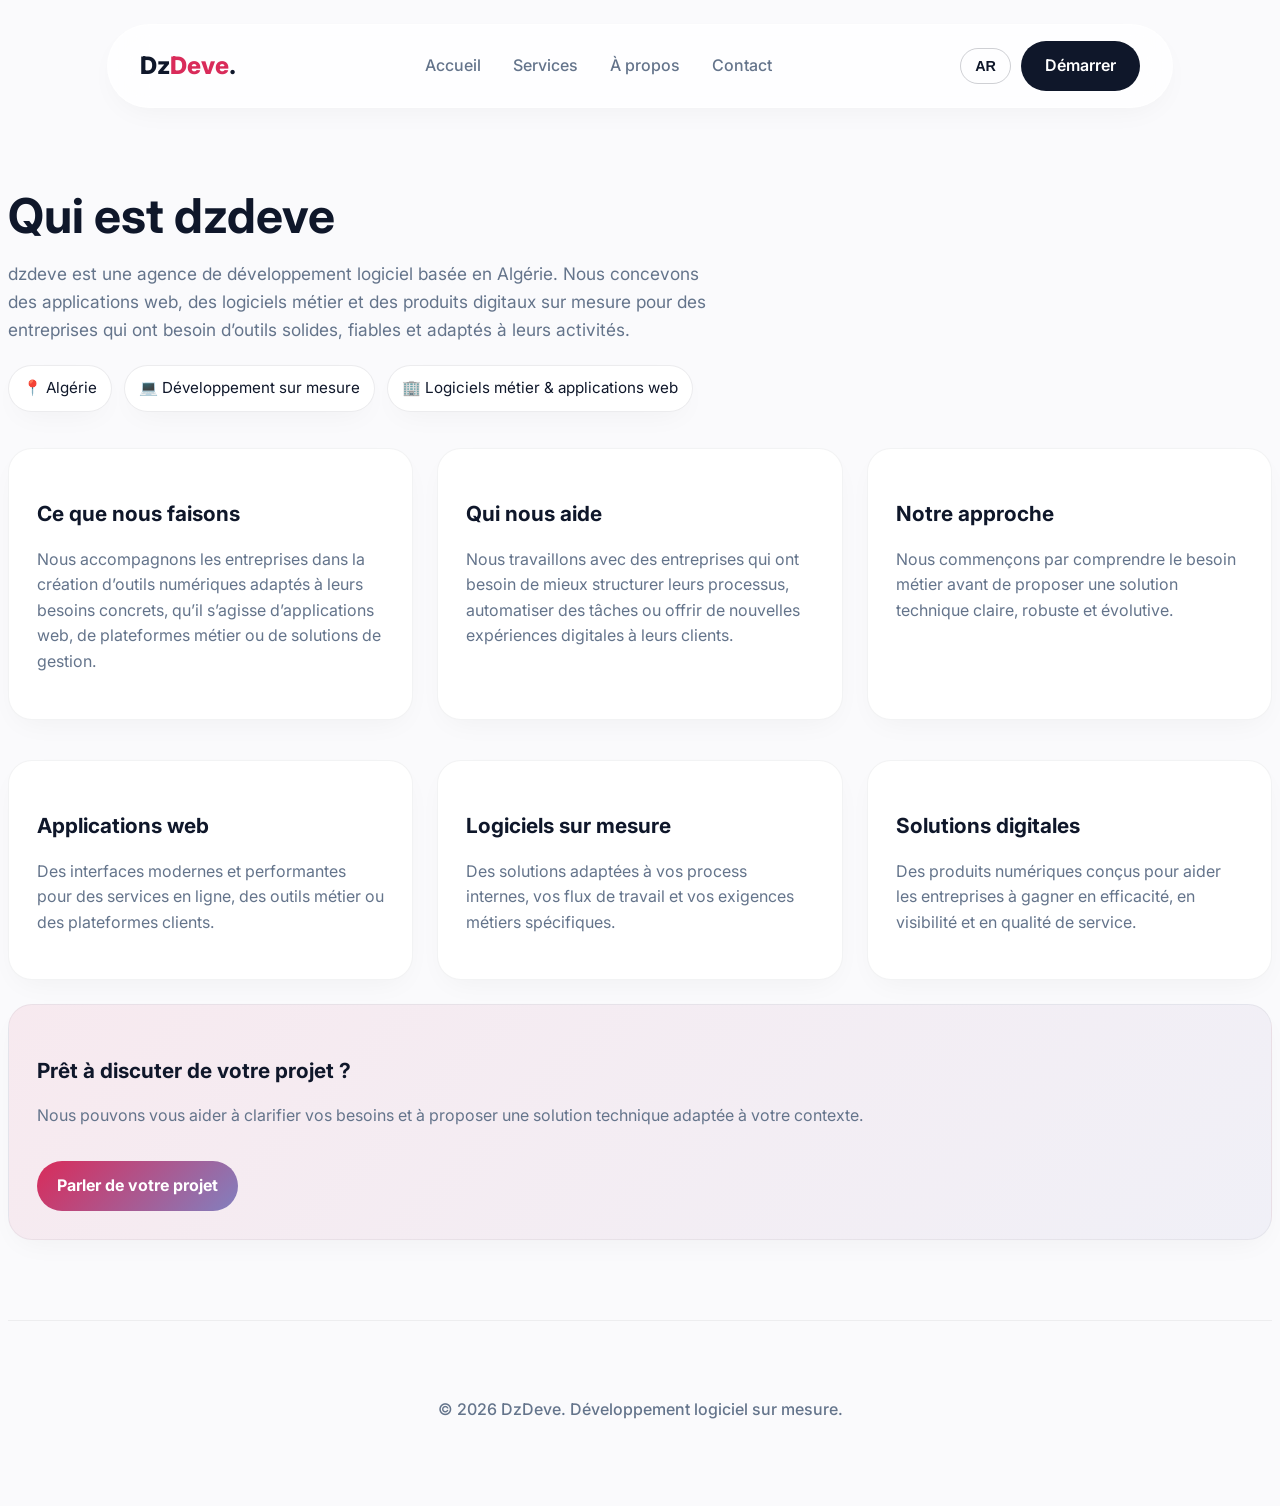
<file: about.html>
<!DOCTYPE html>
<html lang="fr">
<head>
    <meta charset="UTF-8">
    <meta name="viewport" content="width=device-width, initial-scale=1.0">
    <title data-i18n="meta_title">À propos de dzdeve | Agence de développement logiciel en Algérie</title>
    <meta name="description" data-i18n="meta_desc" content="Découvrez dzdeve, une agence de développement logiciel basée en Algérie spécialisée dans les applications web, logiciels métier et solutions digitales sur mesure.">
    <meta name="robots" content="index, follow">
    <link rel="canonical" href="https://dzdeve.com/about.html">
    <link rel="icon" type="image/png" href="img/logo.png">
    <link rel="preconnect" href="https://fonts.googleapis.com">
    <link rel="preconnect" href="https://fonts.gstatic.com" crossorigin>
    <link href="https://fonts.googleapis.com/css2?family=Cairo:wght@400;600;700;800&family=Inter:wght@300;400;500;600;700;800&display=swap" rel="stylesheet">
    <link rel="stylesheet" href="styles.css">
</head>
<body data-page="about">
    <header class="gsap-header" style="position: fixed; top: 24px; left: 50%; transform: translateX(-50%); width: calc(100% - 48px); max-width: 1000px; background: rgba(255, 255, 255, 0.8); backdrop-filter: blur(20px); border: 1px solid rgba(255,255,255,0.4); padding: 16px 32px; border-radius: 100px; display: flex; justify-content: space-between; align-items: center; z-index: 100; box-shadow: 0 10px 30px -10px rgba(0,0,0,0.05);">
        <a href="index.html" class="logo hover-target" style="font-size: 1.5rem; font-weight: 800; color: #0F172A; text-decoration: none;">Dz<span style="color: #D92B5A;">Deve</span>.</a>
        <nav class="nav-links" style="display: flex; gap: 32px;">
            <a href="index.html" style="color: #64748B; text-decoration: none; font-weight: 500;" data-i18n="nav_home">Accueil</a>
            <a href="services.html" style="color: #64748B; text-decoration: none; font-weight: 500;" data-i18n="nav_services">Services</a>
            <a href="about.html" style="color: #64748B; text-decoration: none; font-weight: 500;" data-i18n="nav_about">À propos</a>
            <a href="index.html#contact" style="color: #64748B; text-decoration: none; font-weight: 500;" data-i18n="nav_contact">Contact</a>
        </nav>
        <div class="header-actions">
            <button type="button" class="lang-switch-btn" aria-label="Switch to Arabic">AR</button>
            <a href="index.html#contact" class="btn-header" style="background: #0F172A; color: white; padding: 12px 24px; border-radius: 50px; text-decoration: none; font-weight: 600;" data-i18n="nav_cta">Démarrer</a>
        </div>
    </header>

    <main class="page-shell container" style="padding-top: 140px;">
        <section class="page-intro">
            <h1 class="page-title" data-i18n="page_title">Qui est dzdeve</h1>
            <p class="page-subtitle" data-i18n="page_subtitle">dzdeve est une agence de développement logiciel basée en Algérie. Nous concevons des applications web, des logiciels métier et des produits digitaux sur mesure pour des entreprises qui ont besoin d’outils solides, fiables et adaptés à leurs activités.</p>
            <div class="info-pills">
                <span class="info-pill" data-i18n="pill_1"> Algérie</span>
                <span class="info-pill" data-i18n="pill_2"> Développement sur mesure</span>
                <span class="info-pill" data-i18n="pill_3"> Logiciels métier & applications web</span>
            </div>
        </section>

        <section class="info-grid" style="margin-top: 24px;">
            <article class="info-card">
                <h3 data-i18n="info_1_title">Ce que nous faisons</h3>
                <p data-i18n="info_1_desc">Nous accompagnons les entreprises dans la création d’outils numériques adaptés à leurs besoins concrets, qu’il s’agisse d’applications web, de plateformes métier ou de solutions de gestion.</p>
            </article>
            <article class="info-card">
                <h3 data-i18n="info_2_title">Qui nous aide</h3>
                <p data-i18n="info_2_desc">Nous travaillons avec des entreprises qui ont besoin de mieux structurer leurs processus, automatiser des tâches ou offrir de nouvelles expériences digitales à leurs clients.</p>
            </article>
            <article class="info-card">
                <h3 data-i18n="info_3_title">Notre approche</h3>
                <p data-i18n="info_3_desc">Nous commençons par comprendre le besoin métier avant de proposer une solution technique claire, robuste et évolutive.</p>
            </article>
        </section>

        <section class="service-grid" style="margin-top: 40px;">
            <article class="service-card">
                <h3 data-i18n="srv_1_title">Applications web</h3>
                <p data-i18n="srv_1_desc">Des interfaces modernes et performantes pour des services en ligne, des outils métier ou des plateformes clients.</p>
            </article>
            <article class="service-card">
                <h3 data-i18n="srv_2_title">Logiciels sur mesure</h3>
                <p data-i18n="srv_2_desc">Des solutions adaptées à vos process internes, vos flux de travail et vos exigences métiers spécifiques.</p>
            </article>
            <article class="service-card">
                <h3 data-i18n="srv_3_title">Solutions digitales</h3>
                <p data-i18n="srv_3_desc">Des produits numériques conçus pour aider les entreprises à gagner en efficacité, en visibilité et en qualité de service.</p>
            </article>
        </section>

        <section class="cta-card">
            <h3 data-i18n="cta_title">Prêt à discuter de votre projet ?</h3>
            <p data-i18n="cta_desc">Nous pouvons vous aider à clarifier vos besoins et à proposer une solution technique adaptée à votre contexte.</p>
            <a href="index.html#contact" class="btn-primary" data-i18n="cta_btn">Parler de votre projet</a>
        </section>
    </main>

    <footer style="padding: 60px 24px; text-align: center; border-top: 1px solid rgba(0,0,0,0.05);">
        <p style="color: #64748B; font-weight: 500;" data-i18n="footer_tagline">© 2026 DzDeve. Développement logiciel sur mesure.</p>
    </footer>

    <script src="lang.js"></script>

    <style>
        @media (max-width: 768px) {
            header {
                top: 12px;
                width: calc(100% - 24px);
                padding: 12px 16px;
                border-radius: 24px;
            }
            .nav-links {
                display: none;
            }
            .logo {
                font-size: 1.2rem;
            }
            .page-shell {
                padding: 120px 0 40px;
            }
            .page-title {
                font-size: 2rem;
            }
            .page-subtitle {
                font-size: 1rem;
            }
            .info-grid,
            .service-grid,
            .trust-grid {
                grid-template-columns: 1fr;
            }
            .info-card,
            .service-card,
            .cta-card {
                padding: 24px;
            }
            .btn-primary,
            .btn-header {
                width: 100%;
                text-align: center;
                justify-content: center;
            }
            .header-actions {
                gap: 8px;
            }
            header .btn-header {
                width: auto;
            }
        }
    </style>
</body>
</html>
</file>
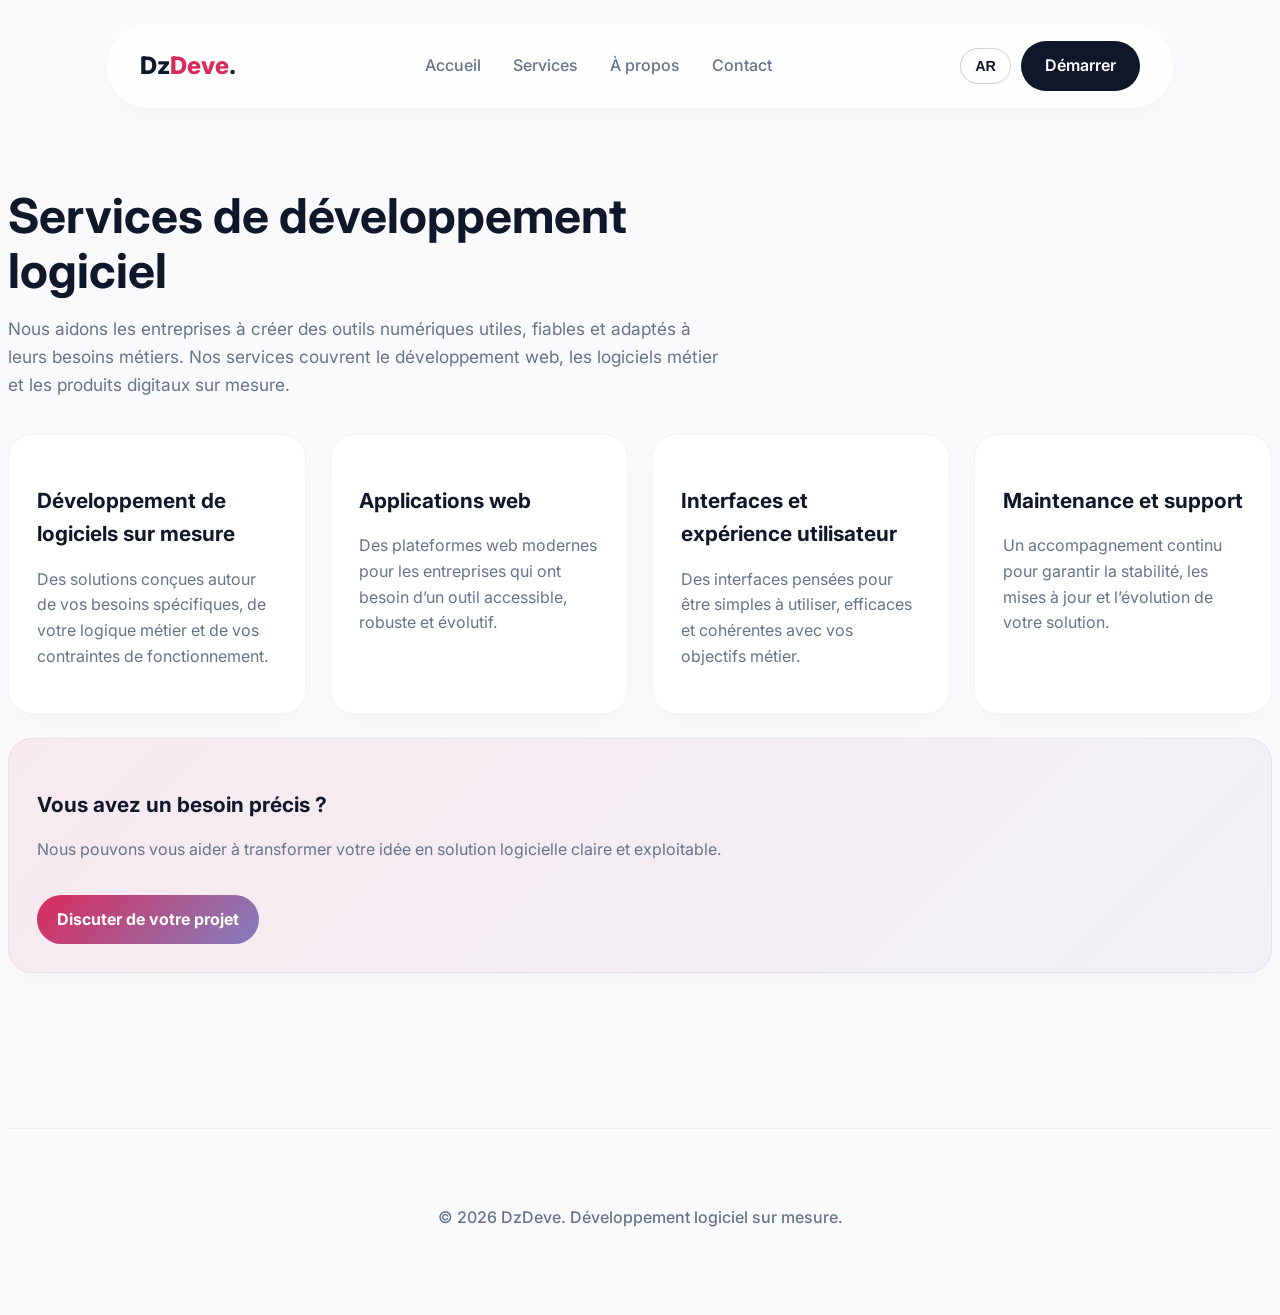
<file: services.html>
<!DOCTYPE html>
<html lang="fr">
<head>
    <meta charset="UTF-8">
    <meta name="viewport" content="width=device-width, initial-scale=1.0">
    <title data-i18n="meta_title">Services | Développement web et logiciels sur mesure</title>
    <meta name="description" data-i18n="meta_desc" content="Découvrez les services de dzdeve : développement de logiciels sur mesure, applications web, plateformes métier et solutions digitales pour les entreprises.">
    <meta name="robots" content="index, follow">
    <link rel="canonical" href="https://dzdeve.com/services.html">
    <link rel="icon" type="image/png" href="img/logo.png">
    <link rel="preconnect" href="https://fonts.googleapis.com">
    <link rel="preconnect" href="https://fonts.gstatic.com" crossorigin>
    <link href="https://fonts.googleapis.com/css2?family=Cairo:wght@400;600;700;800&family=Inter:wght@300;400;500;600;700;800&display=swap" rel="stylesheet">
    <link rel="stylesheet" href="styles.css">
</head>
<body data-page="services">
    <header class="gsap-header" style="position: fixed; top: 24px; left: 50%; transform: translateX(-50%); width: calc(100% - 48px); max-width: 1000px; background: rgba(255, 255, 255, 0.8); backdrop-filter: blur(20px); border: 1px solid rgba(255,255,255,0.4); padding: 16px 32px; border-radius: 100px; display: flex; justify-content: space-between; align-items: center; z-index: 100; box-shadow: 0 10px 30px -10px rgba(0,0,0,0.05);">
        <a href="index.html" class="logo hover-target" style="font-size: 1.5rem; font-weight: 800; color: #0F172A; text-decoration: none;">Dz<span style="color: #D92B5A;">Deve</span>.</a>
        <nav class="nav-links" style="display: flex; gap: 32px;">
            <a href="index.html" style="color: #64748B; text-decoration: none; font-weight: 500;" data-i18n="nav_home">Accueil</a>
            <a href="services.html" style="color: #64748B; text-decoration: none; font-weight: 500;" data-i18n="nav_services">Services</a>
            <a href="about.html" style="color: #64748B; text-decoration: none; font-weight: 500;" data-i18n="nav_about">À propos</a>
            <a href="index.html#contact" style="color: #64748B; text-decoration: none; font-weight: 500;" data-i18n="nav_contact">Contact</a>
        </nav>
        <div class="header-actions">
            <button type="button" class="lang-switch-btn" aria-label="Switch to Arabic">AR</button>
            <a href="index.html#contact" class="btn-header" style="background: #0F172A; color: white; padding: 12px 24px; border-radius: 50px; text-decoration: none; font-weight: 600;" data-i18n="nav_cta">Démarrer</a>
        </div>
    </header>

    <main class="page-shell container" style="padding-top: 140px;">
        <section class="page-intro">
            <h1 class="page-title" data-i18n="page_title">Services de développement logiciel</h1>
            <p class="page-subtitle" data-i18n="page_subtitle">Nous aidons les entreprises à créer des outils numériques utiles, fiables et adaptés à leurs besoins métiers. Nos services couvrent le développement web, les logiciels métier et les produits digitaux sur mesure.</p>
        </section>

        <section class="service-grid">
            <article class="service-card">
                <h3 data-i18n="card_1_title">Développement de logiciels sur mesure</h3>
                <p data-i18n="card_1_desc">Des solutions conçues autour de vos besoins spécifiques, de votre logique métier et de vos contraintes de fonctionnement.</p>
            </article>
            <article class="service-card">
                <h3 data-i18n="card_2_title">Applications web</h3>
                <p data-i18n="card_2_desc">Des plateformes web modernes pour les entreprises qui ont besoin d’un outil accessible, robuste et évolutif.</p>
            </article>
            <article class="service-card">
                <h3 data-i18n="card_3_title">Interfaces et expérience utilisateur</h3>
                <p data-i18n="card_3_desc">Des interfaces pensées pour être simples à utiliser, efficaces et cohérentes avec vos objectifs métier.</p>
            </article>
            <article class="service-card">
                <h3 data-i18n="card_4_title">Maintenance et support</h3>
                <p data-i18n="card_4_desc">Un accompagnement continu pour garantir la stabilité, les mises à jour et l’évolution de votre solution.</p>
            </article>
        </section>

        <section class="cta-card">
            <h3 data-i18n="cta_title">Vous avez un besoin précis ?</h3>
            <p data-i18n="cta_desc">Nous pouvons vous aider à transformer votre idée en solution logicielle claire et exploitable.</p>
            <a href="index.html#contact" class="btn-primary" data-i18n="cta_btn">Discuter de votre projet</a>
        </section>
    </main>

    <footer style="padding: 60px 24px; text-align: center; border-top: 1px solid rgba(0,0,0,0.05);">
        <p style="color: #64748B; font-weight: 500;" data-i18n="footer_tagline">© 2026 DzDeve. Développement logiciel sur mesure.</p>
    </footer>

    <script src="lang.js"></script>

    <style>
        @media (max-width: 768px) {
            header {
                top: 12px;
                width: calc(100% - 24px);
                padding: 12px 16px;
                border-radius: 24px;
            }
            .nav-links {
                display: none;
            }
            .logo {
                font-size: 1.2rem;
            }
            .page-shell {
                padding: 120px 0 40px;
            }
            .page-title {
                font-size: 2rem;
            }
            .page-subtitle {
                font-size: 1rem;
            }
            .service-grid {
                grid-template-columns: 1fr;
            }
            .btn-primary,
            .btn-header {
                width: 100%;
                text-align: center;
                justify-content: center;
            }
            .header-actions {
                gap: 8px;
            }
            header .btn-header {
                width: auto;
            }
            .cta-card {
                padding: 24px;
            }
        }
    </style>
</body>
</html>
</file>
<file: styles.css>
:root {
  --bg-page: #FAFAFC;
  --card-white: #FFFFFF;
  --text-main: #0F172A;
  --text-secondary: #64748B;
  --dz-red: #D92B5A;
  --dz-purple: #8280BF;
  --gradient-brand: linear-gradient(135deg, var(--dz-red) 0%, var(--dz-purple) 100%);
  --shadow-sm: 0 10px 30px -10px rgba(0, 0, 0, 0.05);
  --shadow-lg: 0 30px 60px -15px rgba(217, 43, 90, 0.15);
}

body {
  font-family: 'Inter', sans-serif;
  background-color: var(--bg-page);
  color: var(--text-main);
  line-height: 1.6;
}

.logo {
  direction: ltr;
  unicode-bidi: isolate;
  display: inline-flex;
  align-items: center;
}

html[lang='ar'] body {
  font-family: 'Cairo', 'Inter', sans-serif;
}

html[lang='ar'] h1,
html[lang='ar'] h2,
html[lang='ar'] h3 {
  font-family: 'Cairo', 'Inter', sans-serif;
  letter-spacing: 0;
}

html[dir='rtl'] body {
  direction: rtl;
}

main {
  display: block;
}

.page-shell {
  min-height: 100vh;
  padding: 140px 0 80px;
}

.page-intro {
  max-width: 760px;
  margin-bottom: 36px;
}

.page-title {
  font-size: clamp(2.2rem, 4vw, 3rem);
  line-height: 1.15;
  margin-bottom: 16px;
}

.page-subtitle {
  font-size: 1.08rem;
  color: var(--text-secondary);
  max-width: 720px;
}

.info-pills {
  display: flex;
  flex-wrap: wrap;
  gap: 12px;
  margin-top: 22px;
}

.info-pill {
  display: inline-flex;
  align-items: center;
  gap: 8px;
  padding: 10px 14px;
  border-radius: 999px;
  background: rgba(255,255,255,0.86);
  border: 1px solid rgba(15,23,42,0.08);
  color: var(--text-main);
  font-size: 0.95rem;
  box-shadow: var(--shadow-sm);
}

.info-grid,
.service-grid,
.trust-grid {
  display: grid;
  gap: 24px;
}

.info-grid {
  grid-template-columns: repeat(auto-fit, minmax(260px, 1fr));
}

.service-grid {
  grid-template-columns: repeat(auto-fit, minmax(240px, 1fr));
}

.trust-grid {
  grid-template-columns: repeat(auto-fit, minmax(240px, 1fr));
}

.info-card,
.service-card,
.trust-card,
.cta-card {
  background: var(--card-white);
  border: 1px solid rgba(15,23,42,0.05);
  border-radius: 24px;
  padding: 28px;
  box-shadow: var(--shadow-sm);
}

.info-card h3,
.service-card h3,
.trust-card h3,
.cta-card h3 {
  font-size: 1.3rem;
  margin-bottom: 10px;
}

.info-card p,
.service-card p,
.trust-card p,
.cta-card p {
  color: var(--text-secondary);
}

.cta-card {
  margin-top: 24px;
  background: linear-gradient(135deg, rgba(217,43,90,0.08), rgba(130,128,191,0.08));
}

.btn-primary,
.btn-secondary {
  display: inline-block;
  padding: 12px 20px;
  border-radius: 999px;
  text-decoration: none;
  font-weight: 700;
  margin-top: 16px;
}

.btn-primary {
  background: var(--gradient-brand);
  color: white;
}

.btn-secondary {
  background: transparent;
  color: var(--text-main);
  border: 1px solid rgba(15,23,42,0.12);
  margin-left: 10px;
}

html[dir='rtl'] .btn-secondary {
  margin-left: 0;
  margin-right: 10px;
}

.lang-switch-btn {
  background: transparent;
  color: var(--text-main);
  border: 1px solid rgba(15,23,42,0.2);
  border-radius: 999px;
  padding: 10px 14px;
  font-weight: 700;
  font-size: 0.9rem;
  line-height: 1;
  cursor: pointer;
}

.lang-switch-btn:hover {
  border-color: var(--dz-red);
  color: var(--dz-red);
}

.header-actions {
  display: flex;
  gap: 10px;
  align-items: center;
}

html[dir='rtl'] .page-intro,
html[dir='rtl'] .info-card,
html[dir='rtl'] .service-card,
html[dir='rtl'] .cta-card,
html[dir='rtl'] .trust-card {
  text-align: right;
}

.contact-list {
  display: grid;
  gap: 16px;
  margin-top: 20px;
}

.contact-list a {
  color: var(--text-main);
  text-decoration: none;
}

@media (max-width: 768px) {
  .btn-secondary {
    margin-left: 0;
    margin-top: 10px;
  }

  html[dir='rtl'] .btn-secondary {
    margin-right: 0;
  }

  .lang-switch-btn {
    padding: 10px 12px;
    font-size: 0.85rem;
  }
}
</file>
